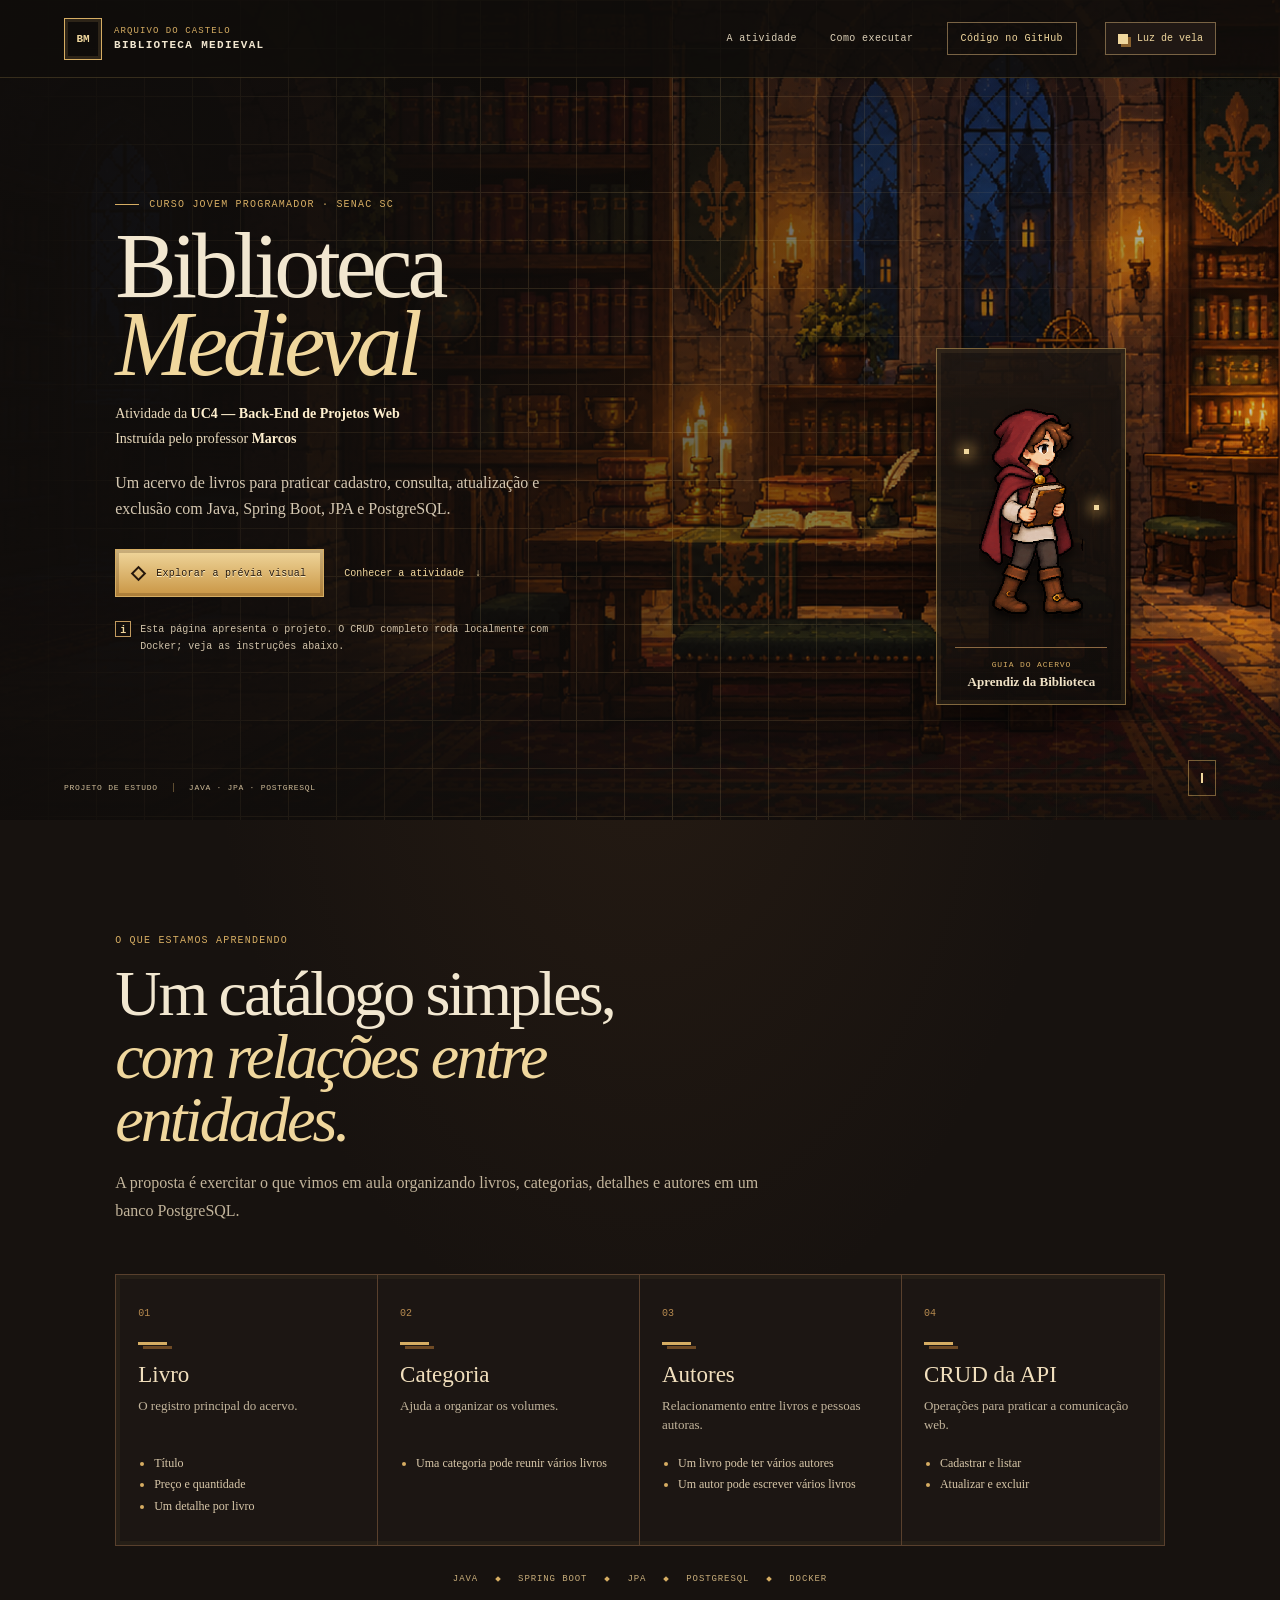
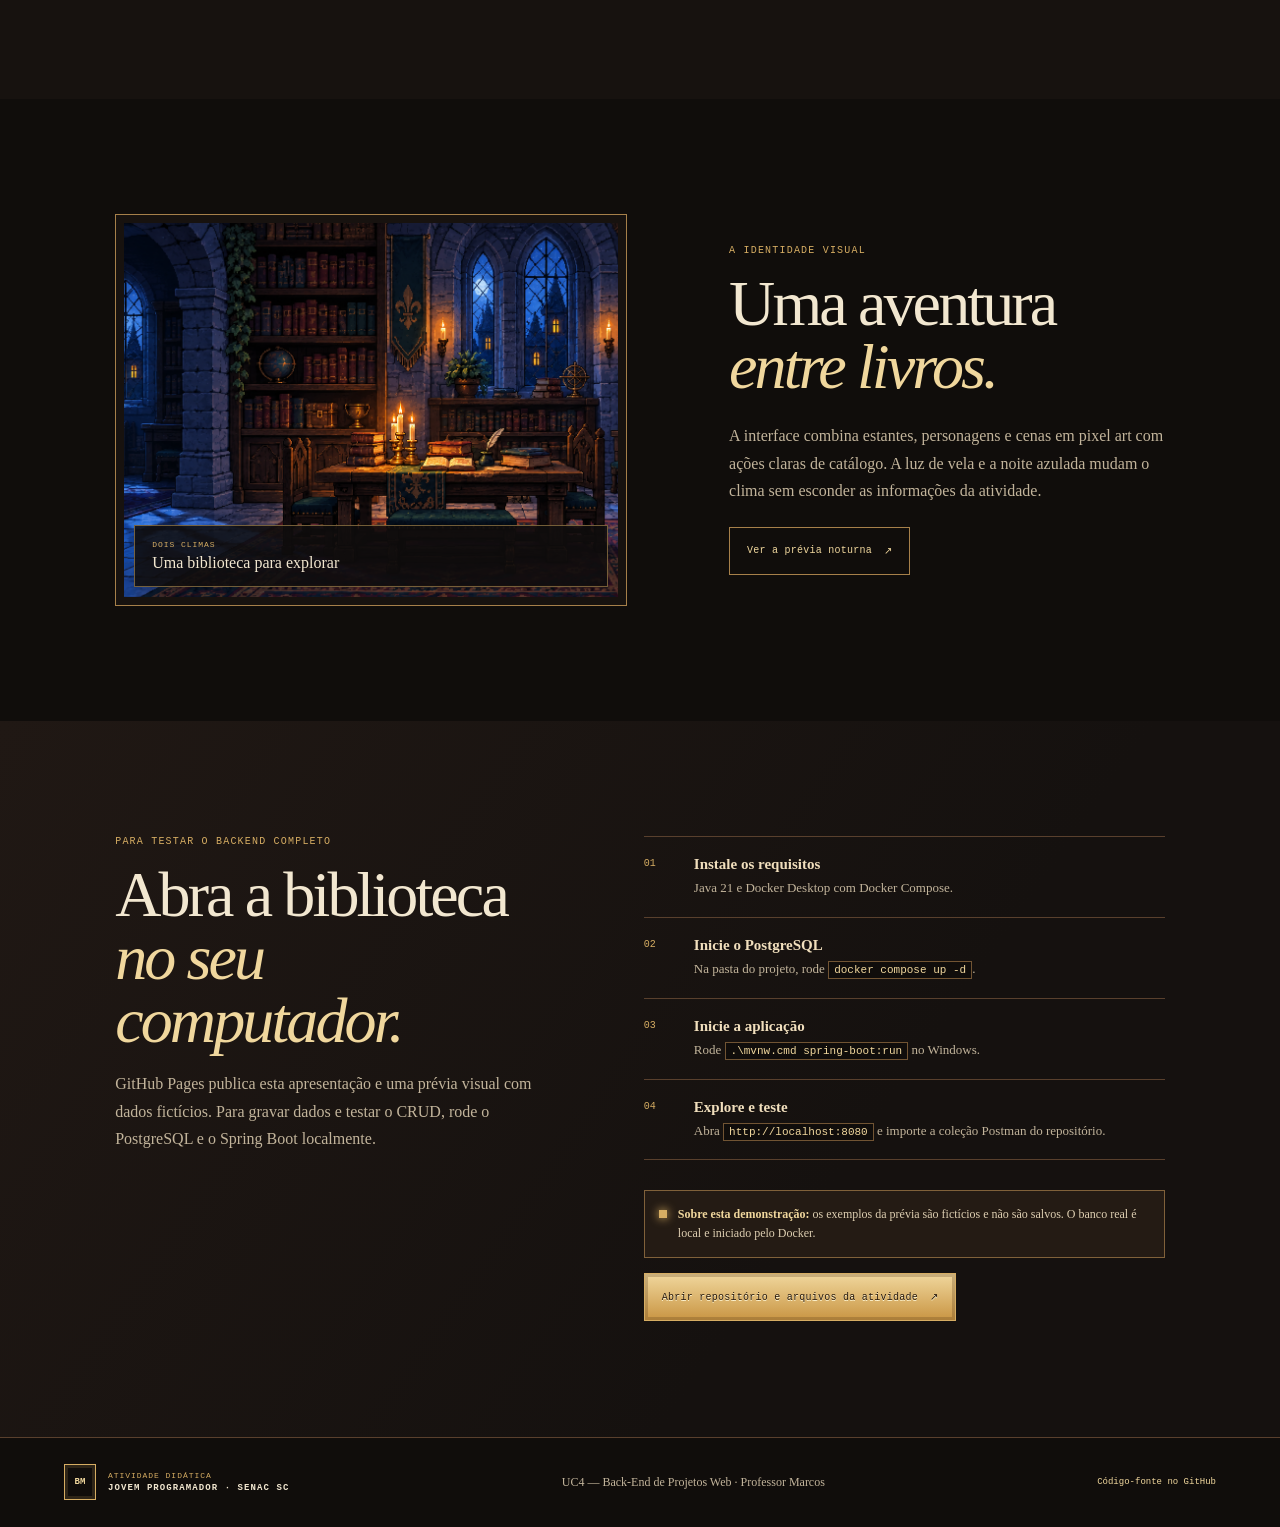
<file: docs/index.html>
<!DOCTYPE html>
<html lang="pt-BR">
<head>
    <meta charset="UTF-8">
    <meta name="viewport" content="width=device-width, initial-scale=1.0">
    <meta name="theme-color" content="#17120f">
    <meta name="description" content="Biblioteca Medieval: atividade de CRUD da UC4 Back-End de Projetos Web, do curso Jovem Programador do Senac SC.">
    <title>Biblioteca Medieval — Atividade UC4 · Senac SC</title>
    <link rel="stylesheet" href="site.css">
</head>
<body data-tema="vela">
    <a class="pular-conteudo" href="#conteudo">Pular para o conteúdo</a>

    <header class="topo">
        <a class="marca" href="#inicio" aria-label="Biblioteca Medieval, início">
            <span class="marca-selo" aria-hidden="true">BM</span>
            <span class="marca-texto"><small>ARQUIVO DO CASTELO</small><strong>BIBLIOTECA MEDIEVAL</strong></span>
        </a>
        <nav class="navegacao" aria-label="Navegação principal">
            <a href="#atividade">A atividade</a>
            <a href="#como-executar">Como executar</a>
            <a class="link-codigo" href="https://github.com/LeftSon13/biblioteca-medieval">Código no GitHub</a>
        </nav>
        <button class="botao-tema" id="alternarTema" type="button" aria-pressed="false">
            <span class="sinal-tema" aria-hidden="true"></span>
            <span id="textoTema">Luz de vela</span>
        </button>
    </header>

    <main id="conteudo">
        <section class="hero" id="inicio" aria-labelledby="titulo">
            <img class="hero-cenario" id="cenarioHero" src="assets/biblioteca-acolhedora.png" alt="Salão de biblioteca medieval em pixel art, iluminado por velas">
            <div class="hero-sombra" aria-hidden="true"></div>
            <div class="hero-grade" aria-hidden="true"></div>

            <div class="hero-conteudo">
                <p class="sobretitulo"><span></span> CURSO JOVEM PROGRAMADOR · SENAC SC</p>
                <h1 id="titulo">Biblioteca<br><em>Medieval</em></h1>
                <p class="contexto">Atividade da <strong>UC4 — Back-End de Projetos Web</strong><br>Instruída pelo professor <strong>Marcos</strong></p>
                <p class="resumo">Um acervo de livros para praticar cadastro, consulta, atualização e exclusão com Java, Spring Boot, JPA e PostgreSQL.</p>
                <div class="acoes-hero">
                    <a class="botao botao-ouro" href="identidade/index.html?tema=acolhedora">
                        <span class="marca-botao" aria-hidden="true"></span>
                        Explorar a prévia visual
                    </a>
                    <a class="link-texto" href="#atividade">Conhecer a atividade <span aria-hidden="true">↓</span></a>
                </div>
                <p class="aviso-visual"><span aria-hidden="true">i</span> Esta página apresenta o projeto. O CRUD completo roda localmente com Docker; veja as instruções abaixo.</p>
            </div>

            <aside class="cartao-aprendiz" aria-label="Aprendiz do acervo, personagem da biblioteca">
                <div class="aprendiz-quadro" aria-hidden="true"><span class="aprendiz-sprite"></span></div>
                <div class="legenda-aprendiz"><small>GUIA DO ACERVO</small><strong>Aprendiz da Biblioteca</strong></div>
                <span class="brilho-pixel brilho-um" aria-hidden="true"></span>
                <span class="brilho-pixel brilho-dois" aria-hidden="true"></span>
            </aside>

            <div class="selo-rodape"><span>PROJETO DE ESTUDO</span><span>JAVA · JPA · POSTGRESQL</span></div>
            <a class="indicador-rolagem" href="#atividade" aria-label="Rolar para a atividade"><span></span></a>
        </section>

        <section class="atividade secao" id="atividade" aria-labelledby="tituloAtividade">
            <div class="cabecalho-secao">
                <p class="sobretitulo">O QUE ESTAMOS APRENDENDO</p>
                <h2 id="tituloAtividade">Um catálogo simples,<br><em>com relações entre entidades.</em></h2>
                <p>A proposta é exercitar o que vimos em aula organizando livros, categorias, detalhes e autores em um banco PostgreSQL.</p>
            </div>

            <div class="grade-entidades">
                <article class="cartao-entidade entidade-livro">
                    <span class="numero-cartao">01</span>
                    <span class="linha-ornamental" aria-hidden="true"></span>
                    <h3>Livro</h3>
                    <p>O registro principal do acervo.</p>
                    <ul><li>Título</li><li>Preço e quantidade</li><li>Um detalhe por livro</li></ul>
                </article>
                <article class="cartao-entidade entidade-categoria">
                    <span class="numero-cartao">02</span>
                    <span class="linha-ornamental" aria-hidden="true"></span>
                    <h3>Categoria</h3>
                    <p>Ajuda a organizar os volumes.</p>
                    <ul><li>Uma categoria pode reunir vários livros</li></ul>
                </article>
                <article class="cartao-entidade entidade-autores">
                    <span class="numero-cartao">03</span>
                    <span class="linha-ornamental" aria-hidden="true"></span>
                    <h3>Autores</h3>
                    <p>Relacionamento entre livros e pessoas autoras.</p>
                    <ul><li>Um livro pode ter vários autores</li><li>Um autor pode escrever vários livros</li></ul>
                </article>
                <article class="cartao-entidade entidade-api">
                    <span class="numero-cartao">04</span>
                    <span class="linha-ornamental" aria-hidden="true"></span>
                    <h3>CRUD da API</h3>
                    <p>Operações para praticar a comunicação web.</p>
                    <ul><li>Cadastrar e listar</li><li>Atualizar e excluir</li></ul>
                </article>
            </div>

            <div class="faixa-tecnologias">
                <span>JAVA</span><i></i><span>SPRING BOOT</span><i></i><span>JPA</span><i></i><span>POSTGRESQL</span><i></i><span>DOCKER</span>
            </div>
        </section>

        <section class="experiencia secao" aria-labelledby="tituloExperiencia">
            <div class="bloco-arte">
                <img src="assets/biblioteca-noturna.png" alt="A mesma biblioteca medieval em uma iluminação noturna azulada" loading="lazy">
                <div class="legenda-arte"><span>DOIS CLIMAS</span><strong>Uma biblioteca para explorar</strong></div>
            </div>
            <div class="texto-experiencia">
                <p class="sobretitulo">A IDENTIDADE VISUAL</p>
                <h2 id="tituloExperiencia">Uma aventura<br><em>entre livros.</em></h2>
                <p>A interface combina estantes, personagens e cenas em pixel art com ações claras de catálogo. A luz de vela e a noite azulada mudam o clima sem esconder as informações da atividade.</p>
                <a class="botao botao-contorno" href="identidade/index.html?tema=noturna">Ver a prévia noturna <span aria-hidden="true">↗</span></a>
            </div>
        </section>

        <section class="execucao secao" id="como-executar" aria-labelledby="tituloExecucao">
            <div class="cabecalho-secao">
                <p class="sobretitulo">PARA TESTAR O BACKEND COMPLETO</p>
                <h2 id="tituloExecucao">Abra a biblioteca<br><em>no seu computador.</em></h2>
                <p>GitHub Pages publica esta apresentação e uma prévia visual com dados fictícios. Para gravar dados e testar o CRUD, rode o PostgreSQL e o Spring Boot localmente.</p>
            </div>
            <ol class="passos">
                <li><span>01</span><div><strong>Instale os requisitos</strong><p>Java 21 e Docker Desktop com Docker Compose.</p></div></li>
                <li><span>02</span><div><strong>Inicie o PostgreSQL</strong><p>Na pasta do projeto, rode <code>docker compose up -d</code>.</p></div></li>
                <li><span>03</span><div><strong>Inicie a aplicação</strong><p>Rode <code>.\mvnw.cmd spring-boot:run</code> no Windows.</p></div></li>
                <li><span>04</span><div><strong>Explore e teste</strong><p>Abra <code>http://localhost:8080</code> e importe a coleção Postman do repositório.</p></div></li>
            </ol>
            <div class="nota-persistencia"><span class="ponto-luz" aria-hidden="true"></span><p><strong>Sobre esta demonstração:</strong> os exemplos da prévia são fictícios e não são salvos. O banco real é local e iniciado pelo Docker.</p></div>
            <a class="botao botao-ouro botao-repositorio" href="https://github.com/LeftSon13/biblioteca-medieval">Abrir repositório e arquivos da atividade <span aria-hidden="true">↗</span></a>
        </section>
    </main>

    <footer class="rodape">
        <a class="marca marca-rodape" href="#inicio">
            <span class="marca-selo" aria-hidden="true">BM</span>
            <span class="marca-texto"><small>ATIVIDADE DIDÁTICA</small><strong>JOVEM PROGRAMADOR · SENAC SC</strong></span>
        </a>
        <p>UC4 — Back-End de Projetos Web · Professor Marcos</p>
        <a href="https://github.com/LeftSon13/biblioteca-medieval">Código-fonte no GitHub</a>
    </footer>

    <script src="site.js"></script>
</body>
</html>
</file>
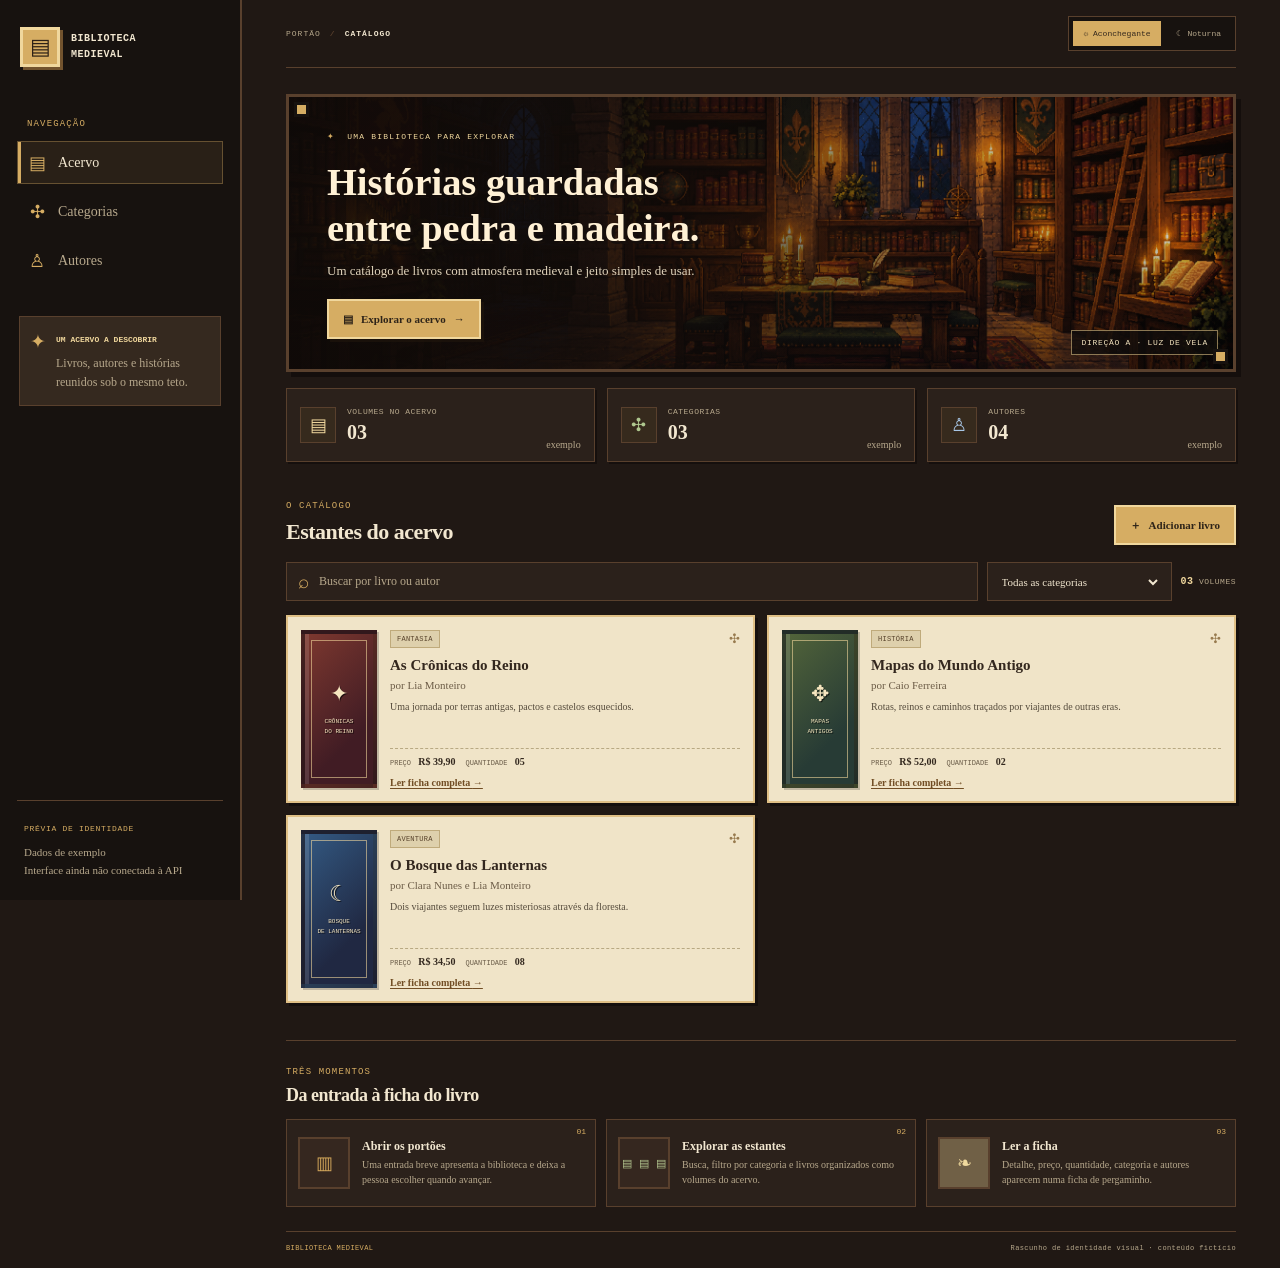
<file: docs/identidade/index.html>
<!DOCTYPE html>
<html lang="pt-BR">
<head>
    <meta charset="UTF-8">
    <meta name="viewport" content="width=device-width, initial-scale=1.0">
    <meta name="theme-color" content="#211814">
    <title>Biblioteca Medieval — propostas visuais</title>
    <link rel="stylesheet" href="identidade.css">
</head>
<body data-tema="acolhedora">
    <div class="aplicacao">
        <aside class="barra-lateral" aria-label="Navegação da prévia">
            <a class="marca" href="#inicio" aria-label="Biblioteca Medieval, início">
                <span class="marca-simbolo" aria-hidden="true">▤</span>
                <span class="marca-nome">BIBLIOTECA<br>MEDIEVAL</span>
            </a>

            <div class="rotulo-menu">NAVEGAÇÃO</div>
            <nav class="menu">
                <a class="item-menu ativo" href="#acervo"><span aria-hidden="true">▤</span> Acervo</a>
                <a class="item-menu" href="#categorias"><span aria-hidden="true">✣</span> Categorias</a>
                <a class="item-menu" href="#autores"><span aria-hidden="true">♙</span> Autores</a>
            </nav>

            <div class="nota-lateral">
                <span class="nota-icone" aria-hidden="true">✦</span>
                <div>
                    <strong>UM ACERVO A DESCOBRIR</strong>
                    <p>Livros, autores e histórias reunidos sob o mesmo teto.</p>
                </div>
            </div>

            <div class="rodape-lateral">
                <span class="selo-mini">PRÉVIA DE IDENTIDADE</span>
                <p>Dados de exemplo<br>Interface ainda não conectada à API</p>
            </div>
        </aside>

        <main class="conteudo" id="inicio">
            <header class="cabecalho">
                <div class="caminho"><span>PORTÃO</span><b>/</b><strong>CATÁLOGO</strong></div>
                <div class="controles-tema" aria-label="Comparar propostas de clima">
                    <a class="opcao-tema" data-opcao-tema="acolhedora" href="?tema=acolhedora">☼ Aconchegante</a>
                    <a class="opcao-tema" data-opcao-tema="noturna" href="?tema=noturna">☾ Noturna</a>
                </div>
            </header>

            <section class="apresentacao" id="entrada" aria-labelledby="titulo-apresentacao">
                <img class="cena-biblioteca" id="imagemAmbiente" src="assets/biblioteca-acolhedora.png" alt="Biblioteca de castelo em pixel art iluminada por velas">
                <div class="sombra-cena"></div>
                <div class="apresentacao-conteudo">
                    <span class="etiqueta-cena"><i aria-hidden="true">✦</i> UMA BIBLIOTECA PARA EXPLORAR</span>
                    <h1 id="titulo-apresentacao">Histórias guardadas<br>entre pedra e madeira.</h1>
                    <p>Um catálogo de livros com atmosfera medieval e jeito simples de usar.</p>
                    <a class="botao botao-principal" href="#acervo"><span aria-hidden="true">▤</span> Explorar o acervo <span aria-hidden="true">→</span></a>
                </div>
                <div class="etiqueta-clima" id="etiquetaClima">DIREÇÃO A · LUZ DE VELA</div>
            </section>

            <section class="resumo" aria-label="Resumo de exemplo do acervo">
                <article class="cartao-resumo"><span class="icone-resumo" aria-hidden="true">▤</span><div><small>VOLUMES NO ACERVO</small><strong>03</strong></div><span class="nota-resumo">exemplo</span></article>
                <article class="cartao-resumo" id="categorias"><span class="icone-resumo verde" aria-hidden="true">✣</span><div><small>CATEGORIAS</small><strong>03</strong></div><span class="nota-resumo">exemplo</span></article>
                <article class="cartao-resumo" id="autores"><span class="icone-resumo azul" aria-hidden="true">♙</span><div><small>AUTORES</small><strong>04</strong></div><span class="nota-resumo">exemplo</span></article>
            </section>

            <section class="secao-acervo" id="acervo" aria-labelledby="titulo-acervo">
                <div class="cabecalho-secao">
                    <div>
                        <span class="sobretitulo">O CATÁLOGO</span>
                        <h2 id="titulo-acervo">Estantes do acervo</h2>
                    </div>
                    <button class="botao botao-principal" id="abrirNovoLivro" type="button"><span aria-hidden="true">＋</span> Adicionar livro</button>
                </div>

                <div class="filtros">
                    <label class="campo-busca"><span aria-hidden="true">⌕</span><span class="texto-acessivel">Buscar livro ou autor</span><input id="buscarLivro" type="search" placeholder="Buscar por livro ou autor" autocomplete="off"></label>
                    <label class="campo-categoria"><span class="texto-acessivel">Filtrar por categoria</span><select id="filtrarCategoria"><option value="">Todas as categorias</option><option>Fantasia</option><option>História</option><option>Aventura</option></select></label>
                    <span class="total-livros"><b id="quantidadeVisivel">03</b> VOLUMES</span>
                </div>

                <div class="grade-livros" id="gradeLivros">
                    <article class="cartao-livro" data-categoria="Fantasia" data-busca="as cronicas do reino lia monteiro fantasia">
                        <div class="capa capa-vinho" aria-hidden="true"><span>✦</span><small>CRÔNICAS<br>DO REINO</small></div>
                        <div class="livro-conteudo">
                            <div class="linha-topo"><span class="tag-categoria">FANTASIA</span><span class="ornamento" aria-hidden="true">✣</span></div>
                            <h3>As Crônicas do Reino</h3>
                            <p class="autoria">por Lia Monteiro</p>
                            <p class="resumo-livro">Uma jornada por terras antigas, pactos e castelos esquecidos.</p>
                            <div class="dados-livro"><span>PREÇO <b>R$ 39,90</b></span><span>QUANTIDADE <b>05</b></span></div>
                            <button class="link-ficha" type="button" data-livro="0">Ler ficha completa <span aria-hidden="true">→</span></button>
                        </div>
                    </article>

                    <article class="cartao-livro" data-categoria="História" data-busca="mapas do mundo antigo caio ferreira historia">
                        <div class="capa capa-verde" aria-hidden="true"><span>✥</span><small>MAPAS<br>ANTIGOS</small></div>
                        <div class="livro-conteudo">
                            <div class="linha-topo"><span class="tag-categoria">HISTÓRIA</span><span class="ornamento" aria-hidden="true">✣</span></div>
                            <h3>Mapas do Mundo Antigo</h3>
                            <p class="autoria">por Caio Ferreira</p>
                            <p class="resumo-livro">Rotas, reinos e caminhos traçados por viajantes de outras eras.</p>
                            <div class="dados-livro"><span>PREÇO <b>R$ 52,00</b></span><span>QUANTIDADE <b>02</b></span></div>
                            <button class="link-ficha" type="button" data-livro="1">Ler ficha completa <span aria-hidden="true">→</span></button>
                        </div>
                    </article>

                    <article class="cartao-livro" data-categoria="Aventura" data-busca="o bosque das lanternas clara nunes aventura">
                        <div class="capa capa-azul" aria-hidden="true"><span>☾</span><small>BOSQUE<br>DE LANTERNAS</small></div>
                        <div class="livro-conteudo">
                            <div class="linha-topo"><span class="tag-categoria">AVENTURA</span><span class="ornamento" aria-hidden="true">✣</span></div>
                            <h3>O Bosque das Lanternas</h3>
                            <p class="autoria">por Clara Nunes e Lia Monteiro</p>
                            <p class="resumo-livro">Dois viajantes seguem luzes misteriosas através da floresta.</p>
                            <div class="dados-livro"><span>PREÇO <b>R$ 34,50</b></span><span>QUANTIDADE <b>08</b></span></div>
                            <button class="link-ficha" type="button" data-livro="2">Ler ficha completa <span aria-hidden="true">→</span></button>
                        </div>
                    </article>
                </div>
                <p class="mensagem-vazia" id="mensagemVazia" hidden>Nenhum volume encontrado com essa busca.</p>
            </section>

            <section class="jornada" aria-label="Frames previstos para a experiência">
                <div class="jornada-titulo"><span class="sobretitulo">TRÊS MOMENTOS</span><h2>Da entrada à ficha do livro</h2></div>
                <div class="quadros">
                    <article class="quadro"><span class="quadro-numero">01</span><div class="miniatura mini-portao" aria-hidden="true"><span>▥</span></div><div><h3>Abrir os portões</h3><p>Uma entrada breve apresenta a biblioteca e deixa a pessoa escolher quando avançar.</p></div></article>
                    <article class="quadro"><span class="quadro-numero">02</span><div class="miniatura mini-estante" aria-hidden="true"><span>▤ ▤ ▤</span></div><div><h3>Explorar as estantes</h3><p>Busca, filtro por categoria e livros organizados como volumes do acervo.</p></div></article>
                    <article class="quadro"><span class="quadro-numero">03</span><div class="miniatura mini-pergaminho" aria-hidden="true"><span>❧</span></div><div><h3>Ler a ficha</h3><p>Detalhe, preço, quantidade, categoria e autores aparecem numa ficha de pergaminho.</p></div></article>
                </div>
            </section>

            <footer class="rodape-pagina"><span>BIBLIOTECA MEDIEVAL</span><span>Rascunho de identidade visual · conteúdo fictício</span></footer>
        </main>
    </div>

    <dialog class="dialogo" id="dialogoFicha" aria-labelledby="tituloFicha">
        <div class="dialogo-cabecalho"><div><span class="sobretitulo">FICHA DO VOLUME</span><h2 id="tituloFicha">Título do livro</h2></div><button class="fechar-dialogo" type="button" data-fechar aria-label="Fechar ficha">×</button></div>
        <div class="ficha-conteudo">
            <p class="ficha-autores" id="fichaAutores"></p>
            <div class="ficha-grade"><div><small>CATEGORIA</small><strong id="fichaCategoria"></strong></div><div><small>PREÇO</small><strong id="fichaPreco"></strong></div><div><small>QUANTIDADE</small><strong id="fichaQuantidade"></strong></div></div>
            <div class="detalhe-pergaminho"><small>DETALHE DO LIVRO</small><p id="fichaDescricao"></p></div>
        </div>
        <div class="acoes-dialogo"><span class="aviso-prototipo">Ações ilustrativas neste mockup</span><button class="botao botao-secundario" type="button" data-fechar>Voltar ao acervo</button></div>
    </dialog>

    <dialog class="dialogo" id="dialogoNovoLivro" aria-labelledby="tituloNovoLivro">
        <div class="dialogo-cabecalho"><div><span class="sobretitulo">ADICIONAR AO ACERVO</span><h2 id="tituloNovoLivro">Novo volume</h2></div><button class="fechar-dialogo" type="button" data-fechar aria-label="Fechar formulário">×</button></div>
        <form class="formulario-mockup" id="formularioLivro">
            <label>Título<input name="titulo" placeholder="Nome do livro"></label>
            <div class="formulario-duplo"><label>Preço<input name="preco" type="number" step="0.01" placeholder="0,00"></label><label>Quantidade<input name="quantidade" type="number" min="0" placeholder="0"></label></div>
            <label>Categoria<select name="categoria"><option>Escolha uma categoria</option><option>Fantasia</option><option>História</option><option>Aventura</option></select></label>
            <label>Detalhe do livro<textarea name="detalhe" rows="3" placeholder="Uma breve descrição do volume"></textarea></label>
            <label>Autores<input name="autores" placeholder="Nome de um ou mais autores"></label>
            <div class="acoes-dialogo"><span class="aviso-prototipo">Prévia visual · não salva dados</span><div><button class="botao botao-secundario" type="button" data-fechar>Cancelar</button> <button class="botao botao-principal" type="submit">Salvar livro</button></div></div>
        </form>
    </dialog>
    <div class="notificacao" id="notificacao" role="status" aria-live="polite"></div>
    <script src="identidade.js"></script>
</body>
</html>
</file>
<file: docs/site.css>
:root {
    color-scheme: dark;
    --fundo: #17120f;
    --superficie: #201814;
    --madeira: #2b211b;
    --borda: #59402d;
    --ouro: #d6ad63;
    --ouro-claro: #f0d79d;
    --texto: #f2e7d0;
    --suave: #c2b49b;
    --tinta: #33271d;
    --serifada: Georgia, "Times New Roman", serif;
    --pixel: "Lucida Console", "Courier New", monospace;
}

* { box-sizing: border-box; }
html { scroll-behavior: smooth; scroll-padding-top: 84px; }
body { margin: 0; background: var(--fundo); color: var(--texto); font-family: var(--serifada); }
body[data-tema="noite"] { --fundo: #101827; --superficie: #141e2c; --madeira: #192539; --borda: #435672; --ouro: #e5ae5c; --ouro-claro: #f5d69d; --texto: #e7edf3; --suave: #b6c4d5; }
a { color: inherit; }
button, a { -webkit-tap-highlight-color: transparent; }
:focus-visible { outline: 3px solid #f5d69d; outline-offset: 4px; }

.pular-conteudo { position: fixed; z-index: 20; left: 12px; top: 12px; padding: 10px 14px; transform: translateY(-160%); background: var(--ouro-claro); color: var(--tinta); }
.pular-conteudo:focus { transform: translateY(0); }
.topo { position: absolute; z-index: 5; inset: 0 0 auto; display: flex; align-items: center; gap: 28px; min-height: 78px; padding: 12px clamp(20px, 5vw, 76px); border-bottom: 1px solid #d6ad6333; background: #100d0bd9; }
.marca { display: inline-flex; align-items: center; gap: 12px; min-width: max-content; text-decoration: none; }
.marca-selo { display: grid; width: 38px; height: 42px; place-items: center; border: 1px solid var(--ouro); color: var(--ouro-claro); font: 700 11px var(--pixel); box-shadow: inset 0 0 0 3px #d6ad6326; }
.marca-texto { display: grid; gap: 3px; }
.marca-texto small, .marca-texto strong { letter-spacing: .12em; }
.marca-texto small { color: var(--ouro); font: 9px var(--pixel); }
.marca-texto strong { font: 700 11px var(--pixel); }
.navegacao { display: flex; align-items: center; gap: clamp(14px, 2.6vw, 38px); margin-left: auto; font: 10px var(--pixel); letter-spacing: .04em; }
.navegacao a, .rodape > a:last-child { text-decoration: none; color: #ddd1b8; }
.navegacao a:hover, .rodape > a:last-child:hover { color: var(--ouro-claro); }
.navegacao .link-codigo { padding: 10px 13px; border: 1px solid #796344; color: var(--ouro-claro); }
.botao-tema { display: flex; align-items: center; gap: 9px; padding: 10px 12px; border: 1px solid #796344; background: #201814; color: var(--ouro-claro); font: 10px var(--pixel); cursor: pointer; }
.sinal-tema { width: 10px; height: 10px; background: var(--ouro-claro); box-shadow: 3px 3px 0 #88602d; }

.hero { position: relative; display: flex; min-height: min(820px, 100svh); align-items: center; overflow: hidden; padding: 130px clamp(22px, 9vw, 138px) 96px; isolation: isolate; }
.hero-cenario, .hero-sombra, .hero-grade { position: absolute; z-index: -2; inset: 0; width: 100%; height: 100%; }
.hero-cenario { object-fit: cover; object-position: center 50%; transition: filter .7s ease, opacity .5s ease; }
body[data-tema="noite"] .hero-cenario { filter: saturate(.78) hue-rotate(9deg) brightness(.74); }
.hero-sombra { z-index: -1; background: linear-gradient(90deg, #100d0bf2 0%, #100d0be8 27%, #100d0b9c 52%, #100d0b2b 100%), linear-gradient(0deg, #100d0bdd 0%, transparent 26%, #100d0b3b 100%); }
.hero-grade { z-index: -1; opacity: .16; background-image: linear-gradient(#e8c27c 1px, transparent 1px), linear-gradient(90deg, #e8c27c 1px, transparent 1px); background-size: 48px 48px; mask-image: linear-gradient(90deg, transparent, #000 50%, transparent); }
.hero-conteudo { width: min(590px, 66vw); }
.sobretitulo { display: flex; align-items: center; gap: 10px; margin: 0 0 17px; color: var(--ouro); font: 10px var(--pixel); letter-spacing: .12em; }
.sobretitulo span { width: 24px; height: 1px; background: var(--ouro); }
h1, h2, h3, p { margin-top: 0; }
.hero h1 { margin: 0 0 18px; font-size: clamp(54px, 7.2vw, 104px); line-height: .85; letter-spacing: -.055em; font-weight: 500; }
.hero h1 em, h2 em { color: var(--ouro-claro); font-weight: 500; }
.contexto { margin-bottom: 18px; color: #eadbbd; font-size: 14px; line-height: 1.8; }
.contexto strong { color: #fff0cf; font-weight: 700; }
.resumo { max-width: 480px; margin-bottom: 27px; color: #d4c7b1; font-size: 16px; line-height: 1.65; }
.acoes-hero { display: flex; flex-wrap: wrap; align-items: center; gap: 20px; }
.botao { display: inline-flex; align-items: center; justify-content: center; gap: 12px; min-height: 48px; padding: 0 17px; border: 1px solid var(--ouro); text-decoration: none; font: 10px var(--pixel); letter-spacing: .025em; transition: transform .18s ease, background .18s ease, box-shadow .18s ease; }
.botao:hover { transform: translateY(-2px); box-shadow: 0 5px 0 #0006; }
.botao-ouro { background: linear-gradient(180deg, #f0d79d, #c99543); color: #26180c; text-shadow: 0 1px #fff7d5; box-shadow: inset 0 0 0 3px #5c3c1d44; }
.marca-botao { width: 11px; height: 11px; border: 2px solid currentColor; transform: rotate(45deg); }
.link-texto { color: var(--ouro-claro); font: 10px var(--pixel); text-decoration: none; }
.link-texto span { margin-left: 5px; }
.aviso-visual { display: flex; align-items: flex-start; gap: 9px; max-width: 475px; margin: 24px 0 0; color: #d0c2a9; font: 10px/1.7 var(--pixel); }
.aviso-visual > span { display: grid; flex: 0 0 16px; width: 16px; height: 16px; place-items: center; border: 1px solid #c19a5f; color: var(--ouro-claro); font-weight: 700; }
.cartao-aprendiz { position: absolute; right: clamp(7%, 12vw, 190px); bottom: 14%; display: grid; justify-items: center; width: 190px; padding: 20px 18px 14px; border: 1px solid #d6ad638c; background: linear-gradient(160deg, #1e1712e8, #100d0bd9); box-shadow: inset 0 0 0 4px #d6ad6314, 0 20px 48px #0008; animation: entrar-aprendiz .8s ease-out both; }
.aprendiz-quadro { display: grid; width: 104px; height: 278px; place-items: end center; overflow: hidden; }
.aprendiz-sprite { display: block; width: 104px; height: 278px; background: url("assets/aprendiz-repouso.png") 0 0 / 800% 100% no-repeat; image-rendering: pixelated; filter: drop-shadow(0 5px 4px #0009); animation: ler-quadros 1.7s steps(7, end) infinite; }
.legenda-aprendiz { display: grid; gap: 5px; width: 100%; padding-top: 12px; border-top: 1px solid #8c6942; text-align: center; }
.legenda-aprendiz small { color: var(--ouro); font: 8px var(--pixel); letter-spacing: .11em; }
.legenda-aprendiz strong { color: #f0e2c6; font-size: 13px; }
.brilho-pixel { position: absolute; width: 5px; height: 5px; background: var(--ouro-claro); box-shadow: 0 0 14px 4px #ffc76588; animation: brilho 2.8s ease-in-out infinite; }
.brilho-um { top: 28%; left: 14%; }
.brilho-dois { top: 44%; right: 14%; animation-delay: .8s; }
.selo-rodape { position: absolute; bottom: 28px; left: clamp(22px, 5vw, 76px); display: flex; gap: 15px; color: #cdbb98; font: 8px var(--pixel); letter-spacing: .09em; }
.selo-rodape span + span { padding-left: 15px; border-left: 1px solid #b9955d77; }
.indicador-rolagem { position: absolute; right: 5%; bottom: 24px; display: grid; width: 28px; height: 36px; place-items: center; border: 1px solid #d6ad6380; }
.indicador-rolagem span { width: 2px; height: 10px; background: var(--ouro-claro); animation: rolar 1.2s ease-in-out infinite; }

.secao { padding: clamp(74px, 9vw, 128px) clamp(22px, 9vw, 138px); }
.atividade { position: relative; background: radial-gradient(ellipse at 50% -20%, #6e48262b, transparent 48%), var(--fundo); }
.cabecalho-secao { max-width: 650px; margin-bottom: 50px; }
h2 { margin: 0 0 18px; font-size: clamp(38px, 5vw, 66px); line-height: .98; font-weight: 500; letter-spacing: -.045em; }
.cabecalho-secao > p:last-child, .texto-experiencia > p:not(.sobretitulo) { color: var(--suave); font-size: 16px; line-height: 1.7; }
.grade-entidades { display: grid; grid-template-columns: repeat(4, minmax(0,1fr)); border: 1px solid var(--borda); background: #1c1613; box-shadow: inset 0 0 0 4px #d6ad630e; }
.cartao-entidade { position: relative; min-height: 250px; padding: 27px 22px; border-right: 1px solid var(--borda); }
.cartao-entidade:last-child { border-right: 0; }
.numero-cartao { color: #b68a4f; font: 10px var(--pixel); }
.linha-ornamental { display: block; width: 29px; height: 3px; margin: 22px 0 17px; background: var(--ouro); box-shadow: 5px 4px 0 #6e4a25; }
.cartao-entidade h3 { margin-bottom: 8px; color: #f1dfbd; font-size: 23px; font-weight: 500; }
.cartao-entidade p { min-height: 42px; margin-bottom: 15px; color: var(--suave); font-size: 13px; line-height: 1.5; }
.cartao-entidade ul { margin: 0; padding-left: 16px; color: #d8c7a9; font-size: 12px; line-height: 1.8; }
.cartao-entidade li::marker { color: var(--ouro); }
.faixa-tecnologias { display: flex; align-items: center; justify-content: center; flex-wrap: wrap; gap: 18px; margin-top: 28px; color: #c8ad7a; font: 9px var(--pixel); letter-spacing: .1em; }
.faixa-tecnologias i { width: 4px; height: 4px; background: var(--ouro); transform: rotate(45deg); }

.experiencia { display: grid; grid-template-columns: 1.08fr .92fr; align-items: center; gap: clamp(40px, 8vw, 120px); background: #100d0b; }
.bloco-arte { position: relative; min-height: 390px; border: 1px solid #a6804a; box-shadow: inset 0 0 0 5px #18120f; overflow: hidden; }
.bloco-arte::before { content: ""; position: absolute; z-index: 1; inset: 0; border: 8px solid #17120f; pointer-events: none; }
.bloco-arte img { display: block; width: 100%; height: 100%; min-height: 390px; object-fit: cover; transition: transform .8s ease; }
.bloco-arte:hover img { transform: scale(1.035); }
.legenda-arte { position: absolute; z-index: 2; right: 18px; bottom: 18px; left: 18px; display: grid; gap: 5px; padding: 14px 17px; border: 1px solid #d6ad6380; background: #100d0ddd; }
.legenda-arte span { color: var(--ouro); font: 8px var(--pixel); letter-spacing: .12em; }
.legenda-arte strong { font-size: 16px; font-weight: 500; }
.texto-experiencia { max-width: 470px; }
.texto-experiencia h2 { margin-bottom: 24px; }
.texto-experiencia .botao { margin-top: 7px; }
.botao-contorno { border-color: #a6804a; color: var(--ouro-claro); }
.botao-contorno:hover { background: #392818; }

.execucao { display: grid; grid-template-columns: minmax(250px,.9fr) minmax(360px,1.1fr); column-gap: clamp(35px, 8vw, 110px); align-items: start; background: linear-gradient(125deg,#201814,#15110f 65%); }
.execucao .cabecalho-secao { margin-bottom: 0; }
.passos { margin: 0; padding: 0; list-style: none; border-top: 1px solid var(--borda); }
.passos li { display: grid; grid-template-columns: 38px 1fr; gap: 12px; padding: 18px 0; border-bottom: 1px solid var(--borda); }
.passos li > span { padding-top: 3px; color: var(--ouro); font: 10px var(--pixel); }
.passos strong { color: #f1dfbd; font-size: 15px; font-weight: 600; }
.passos p { margin: 5px 0 0; color: var(--suave); font-size: 13px; line-height: 1.6; }
code { padding: 2px 5px; border: 1px solid #715433; background: #100d0b; color: var(--ouro-claro); font: 11px var(--pixel); }
.nota-persistencia { grid-column: 2; display: flex; gap: 11px; align-items: flex-start; margin: 22px 0 15px; padding: 14px; border: 1px solid #80613a; background: #241b14; }
.ponto-luz { flex: 0 0 8px; width: 8px; height: 8px; margin-top: 5px; background: var(--ouro); box-shadow: 0 0 10px #f1c36c; }
.nota-persistencia p { margin: 0; color: #ddceb1; font-size: 12px; line-height: 1.6; }
.nota-persistencia strong { color: var(--ouro-claro); }
.botao-repositorio { grid-column: 2; justify-self: start; }

.rodape { display: flex; align-items: center; gap: 24px; min-height: 90px; padding: 18px clamp(22px, 5vw, 76px); border-top: 1px solid var(--borda); background: #100d0b; }
.marca-rodape .marca-selo { width: 32px; height: 36px; font-size: 9px; }
.marca-rodape .marca-texto small { font-size: 8px; }
.marca-rodape .marca-texto strong { font-size: 9px; }
.rodape p { margin: 0 auto; color: var(--suave); font-size: 12px; }
.rodape > a:last-child { font: 9px var(--pixel); color: var(--ouro-claro); }

@keyframes ler-quadros { from { background-position: 0 0; } to { background-position: 100% 0; } }
@keyframes entrar-aprendiz { from { opacity: 0; transform: translateY(16px); } to { opacity: 1; transform: translateY(0); } }
@keyframes brilho { 0%,100% { opacity: .25; transform: translateY(0); } 50% { opacity: 1; transform: translateY(-9px); } }
@keyframes rolar { 0%,100% { transform: translateY(-4px); opacity: .35; } 50% { transform: translateY(4px); opacity: 1; } }

@media (max-width: 900px) {
    .topo { gap: 14px; }
    .navegacao { gap: 13px; font-size: 9px; }
    .navegacao a:first-child { display: none; }
    .hero { min-height: 760px; padding-top: 130px; }
    .cartao-aprendiz { right: 5%; bottom: 13%; transform: scale(.82); transform-origin: bottom right; }
    .hero-conteudo { width: min(550px, 75vw); }
    .grade-entidades { grid-template-columns: repeat(2, minmax(0,1fr)); }
    .cartao-entidade:nth-child(2) { border-right: 0; }
    .cartao-entidade:nth-child(-n+2) { border-bottom: 1px solid var(--borda); }
    .experiencia { grid-template-columns: 1fr 1fr; gap: 38px; }
}
@media (max-width: 620px) {
    .topo { position: absolute; min-height: 68px; padding: 10px 14px; }
    .marca-selo { width: 32px; height: 36px; font-size: 9px; }
    .marca-texto small { font-size: 7px; }
    .marca-texto strong { font-size: 8px; }
    .navegacao { display: none; }
    .botao-tema { margin-left: auto; padding: 9px; font-size: 8px; }
    .hero { display: block; min-height: 820px; padding: 150px 22px 90px; }
    .hero-cenario { object-position: 55% center; }
    .hero-sombra { background: linear-gradient(90deg,#100d0bf0 0%,#100d0bd9 65%,#100d0b65 100%),linear-gradient(0deg,#100d0be8,transparent 45%); }
    .hero-conteudo { position: relative; z-index: 2; width: min(100%, 460px); }
    .hero h1 { font-size: clamp(54px, 15vw, 78px); }
    .resumo { max-width: 330px; font-size: 14px; }
    .contexto { font-size: 12px; }
    .cartao-aprendiz { right: 14px; bottom: 53px; transform: scale(.62); transform-origin: bottom right; }
    .aviso-visual { max-width: 310px; font-size: 8px; }
    .selo-rodape { bottom: 23px; left: 18px; flex-wrap: wrap; gap: 7px; font-size: 7px; }
    .selo-rodape span + span { padding-left: 8px; }
    .indicador-rolagem { display: none; }
    .secao { padding: 74px 20px; }
    .cabecalho-secao { margin-bottom: 32px; }
    .cabecalho-secao > p:last-child, .texto-experiencia > p:not(.sobretitulo) { font-size: 14px; }
    .grade-entidades { grid-template-columns: 1fr; }
    .cartao-entidade { min-height: auto; padding: 22px 20px; border-right: 0; border-bottom: 1px solid var(--borda); }
    .cartao-entidade:last-child { border-bottom: 0; }
    .cartao-entidade:nth-child(2) { border-bottom: 1px solid var(--borda); }
    .cartao-entidade p { min-height: auto; }
    .faixa-tecnologias { gap: 11px; font-size: 8px; }
    .faixa-tecnologias i { width: 3px; height: 3px; }
    .experiencia { grid-template-columns: 1fr; gap: 32px; }
    .bloco-arte, .bloco-arte img { min-height: 245px; }
    .execucao { grid-template-columns: 1fr; gap: 32px; }
    .execucao .cabecalho-secao { margin-bottom: 0; }
    .nota-persistencia, .botao-repositorio { grid-column: 1; }
    .botao-repositorio { justify-self: stretch; text-align: center; }
    .rodape { align-items: flex-start; flex-wrap: wrap; gap: 12px; padding: 20px; }
    .rodape p { order: 3; width: 100%; margin: 0; font-size: 11px; }
    .rodape > a:last-child { margin: 10px 0 0 auto; }
}
@media (prefers-reduced-motion: reduce) {
    *, *::before, *::after { scroll-behavior: auto !important; animation-duration: .01ms !important; animation-iteration-count: 1 !important; transition-duration: .01ms !important; }
}
</file>
<file: docs/identidade/identidade.css>
/* Moodboards lado a lado: a estrutura permanece igual e somente o clima muda. */
:root {
    font-family: Georgia, "Times New Roman", serif;
    color-scheme: dark;
    --fundo: #201814;
    --fundo-lateral: #17120f;
    --painel: #2b211b;
    --painel-claro: #35271f;
    --borda: #59402d;
    --ouro: #d6ad63;
    --ouro-claro: #f0d79d;
    --texto: #f2e7d0;
    --texto-suave: #b7a88c;
    --papel: #f0e4c8;
    --tinta: #33271d;
    --sombra: rgba(5, 4, 3, .42);
    --fonte-pixel: "Lucida Console", "Courier New", monospace;
}

body[data-tema="noturna"] {
    --fundo: #101827;
    --fundo-lateral: #0b111d;
    --painel: #192539;
    --painel-claro: #22324a;
    --borda: #3c5472;
    --ouro: #e5ae5c;
    --ouro-claro: #f5d69d;
    --texto: #e7edf3;
    --texto-suave: #a8bad0;
    --papel: #e7e5d9;
    --tinta: #202b39;
    --sombra: rgba(0, 4, 14, .55);
}

* { box-sizing: border-box; }
html { scroll-behavior: smooth; }
body { margin: 0; min-width: 320px; background: var(--fundo); color: var(--texto); font-size: 14px; }
button, input, select, textarea { font: inherit; }
button, a, select { -webkit-tap-highlight-color: transparent; }
button { cursor: pointer; }
a { color: inherit; text-decoration: none; }
[hidden] { display: none !important; }

.aplicacao { min-height: 100vh; display: grid; grid-template-columns: 242px minmax(0, 1fr); }
.barra-lateral { position: sticky; top: 0; display: flex; flex-direction: column; height: 100vh; padding: 27px 17px 18px; background: var(--fundo-lateral); border-right: 2px solid var(--borda); }
.marca { display: flex; align-items: center; gap: 11px; margin: 0 3px 52px; }
.marca-simbolo { display: grid; place-items: center; width: 40px; height: 40px; color: #2d2117; background: var(--ouro); border: 3px solid var(--ouro-claro); box-shadow: 3px 3px 0 #72532e; font-family: var(--fonte-pixel); font-size: 22px; }
.marca-nome { color: var(--texto); font-family: var(--fonte-pixel); font-size: 10px; font-weight: 800; line-height: 1.65; letter-spacing: .5px; }
.rotulo-menu, .sobretitulo { color: var(--ouro); font-family: var(--fonte-pixel); font-size: 9px; letter-spacing: 1.15px; }
.rotulo-menu { padding: 0 10px 12px; }
.menu { display: grid; gap: 6px; }
.item-menu { display: flex; align-items: center; gap: 12px; min-height: 43px; padding: 0 10px; color: var(--texto-suave); border: 1px solid transparent; font-size: 14px; }
.item-menu span { width: 18px; color: var(--ouro); font-size: 18px; text-align: center; }
.item-menu:hover, .item-menu.ativo { color: var(--texto); background: color-mix(in srgb, var(--ouro) 9%, transparent); border-color: color-mix(in srgb, var(--ouro) 35%, transparent); box-shadow: inset 3px 0 var(--ouro); }
.nota-lateral { display: flex; gap: 10px; margin: 34px 2px 0; padding: 13px 10px; color: var(--texto-suave); background: color-mix(in srgb, var(--ouro) 6%, var(--painel)); border: 1px solid var(--borda); }
.nota-icone { color: var(--ouro); font-size: 19px; }
.nota-lateral strong { color: var(--ouro-claro); font-family: var(--fonte-pixel); font-size: 8px; line-height: 1.7; }
.nota-lateral p { margin: 7px 0 0; font-size: 12px; line-height: 1.6; }
.rodape-lateral { margin-top: auto; padding: 18px 7px 2px; border-top: 1px solid var(--borda); }
.selo-mini { color: var(--ouro); font-family: var(--fonte-pixel); font-size: 8px; letter-spacing: .7px; }
.rodape-lateral p { margin: 8px 0 0; color: var(--texto-suave); font-size: 11px; line-height: 1.7; }

.conteudo { width: min(100%, 1530px); margin: 0 auto; padding: 0 44px; }
.cabecalho { display: flex; align-items: center; justify-content: space-between; min-height: 68px; border-bottom: 1px solid var(--borda); }
.caminho { display: flex; gap: 9px; color: var(--texto-suave); font-family: var(--fonte-pixel); font-size: 8px; letter-spacing: 1px; }
.caminho b { color: var(--borda); }
.caminho strong { color: var(--texto); }
.controles-tema { display: flex; gap: 5px; padding: 4px; background: var(--fundo-lateral); border: 1px solid var(--borda); }
.opcao-tema { padding: 8px 10px; color: var(--texto-suave); font-family: var(--fonte-pixel); font-size: 8px; }
.opcao-tema:hover, .opcao-tema.selecionado { color: var(--tinta); background: var(--ouro); }

.apresentacao { position: relative; min-height: 274px; display: flex; align-items: center; margin: 26px 0 16px; overflow: hidden; isolation: isolate; background: #211b18; border: 3px solid var(--borda); box-shadow: inset 0 0 0 3px rgba(0,0,0,.18), 5px 5px 0 var(--sombra); }
.cena-biblioteca { position: absolute; z-index: -2; inset: 0; width: 100%; height: 100%; object-fit: cover; object-position: center 52%; image-rendering: auto; }
.sombra-cena { position: absolute; z-index: -1; inset: 0; background: linear-gradient(90deg, rgba(15,10,8,.94) 0%, rgba(18,12,9,.82) 31%, rgba(14,13,17,.36) 65%, rgba(9,12,17,.1) 100%), linear-gradient(0deg, rgba(5,5,6,.45), transparent 60%); }
body[data-tema="noturna"] .sombra-cena { background: linear-gradient(90deg, rgba(8,13,24,.96) 0%, rgba(10,17,31,.87) 33%, rgba(11,21,38,.45) 67%, rgba(8,15,28,.16) 100%), linear-gradient(0deg, rgba(2,6,15,.54), transparent 64%); }
.apresentacao::before, .apresentacao::after { position: absolute; content: ""; z-index: 2; width: 9px; height: 9px; background: var(--ouro); box-shadow: 0 0 0 3px var(--fundo-lateral); }
.apresentacao::before { top: 8px; left: 8px; }
.apresentacao::after { right: 8px; bottom: 8px; }
.apresentacao-conteudo { max-width: 570px; padding: 30px 38px; }
.etiqueta-cena { color: var(--ouro-claro); font-family: var(--fonte-pixel); font-size: 8px; letter-spacing: 1.2px; }
.etiqueta-cena i { margin-right: 6px; color: var(--ouro); font-style: normal; }
.apresentacao h1 { margin: 16px 0 9px; color: #fff1d5; font-size: clamp(25px, 3vw, 39px); line-height: 1.2; text-shadow: 3px 3px #160f0c; }
.apresentacao p { max-width: 410px; margin: 0; color: #e1d4bc; font-size: 13px; line-height: 1.7; }
.botao { display: inline-flex; align-items: center; justify-content: center; gap: 8px; min-height: 40px; padding: 0 14px; border: 2px solid transparent; font-size: 11px; font-weight: 700; transition: transform .12s ease, filter .12s ease; }
.botao:hover { filter: brightness(1.12); transform: translateY(-1px); }
.botao:active { transform: translate(2px, 2px); }
.botao-principal { color: #2e2419; background: var(--ouro); border-color: var(--ouro-claro); box-shadow: 3px 3px 0 rgba(31,20,12,.7); }
.botao-secundario { color: var(--texto); background: var(--painel); border-color: var(--borda); }
.apresentacao .botao { margin-top: 17px; }
.etiqueta-clima { position: absolute; right: 15px; bottom: 14px; padding: 7px 9px; color: #f3e3be; background: rgba(15,12,11,.75); border: 1px solid rgba(239,207,145,.55); font-family: var(--fonte-pixel); font-size: 8px; letter-spacing: .7px; }

.resumo { display: grid; grid-template-columns: repeat(3,minmax(0,1fr)); gap: 12px; }
.cartao-resumo { display: flex; align-items: center; gap: 11px; min-height: 74px; padding: 11px 13px; background: var(--painel); border: 1px solid var(--borda); box-shadow: 2px 2px 0 var(--sombra); }
.icone-resumo { display: grid; flex: 0 0 36px; place-items: center; width: 36px; height: 36px; color: var(--ouro-claro); background: color-mix(in srgb, var(--ouro) 12%, var(--fundo)); border: 1px solid var(--borda); font-size: 18px; }
.icone-resumo.verde { color: #afc88f; }
.icone-resumo.azul { color: #a8c7e6; }
.cartao-resumo small, .ficha-grade small, .detalhe-pergaminho small { display: block; color: var(--texto-suave); font-family: var(--fonte-pixel); font-size: 8px; letter-spacing: .5px; }
.cartao-resumo strong { display: block; margin-top: 5px; color: var(--texto); font-size: 20px; }
.nota-resumo { margin-left: auto; align-self: end; color: var(--texto-suave); font-size: 10px; }

.secao-acervo { padding-top: 34px; }
.cabecalho-secao { display: flex; justify-content: space-between; align-items: end; gap: 14px; }
.cabecalho-secao h2, .jornada-titulo h2 { margin: 7px 0 0; color: var(--texto); font-size: 22px; letter-spacing: -.5px; }
.filtros { display: flex; align-items: center; gap: 9px; margin: 17px 0 14px; }
.campo-busca, .campo-categoria { display: flex; align-items: center; min-height: 39px; color: var(--ouro); background: var(--painel); border: 1px solid var(--borda); }
.campo-busca { flex: 1; gap: 8px; padding: 0 11px; font-size: 19px; }
.campo-busca input { width: 100%; color: var(--texto); background: transparent; border: 0; outline: 0; font-family: inherit; font-size: 12px; }
.campo-busca input::placeholder { color: var(--texto-suave); }
.campo-categoria { min-width: 185px; padding: 0 10px; }
.campo-categoria select { width: 100%; color: var(--texto); background: transparent; border: 0; outline: 0; font-size: 11px; }
.campo-categoria option { color: #29231d; background: var(--papel); }
.total-livros { margin-left: auto; color: var(--texto-suave); font-family: var(--fonte-pixel); font-size: 8px; letter-spacing: .5px; white-space: nowrap; }
.total-livros b { color: var(--ouro-claro); font-size: 10px; }
.grade-livros { display: grid; grid-template-columns: repeat(2,minmax(0,1fr)); gap: 12px; }
.cartao-livro { display: grid; grid-template-columns: 76px minmax(0,1fr); gap: 13px; min-height: 188px; padding: 13px; color: var(--tinta); background: var(--papel); border: 2px solid color-mix(in srgb, var(--ouro) 78%, #fff); box-shadow: 3px 3px 0 var(--sombra); }
.capa { position: relative; display: flex; flex-direction: column; justify-content: center; align-items: center; gap: 10px; width: 76px; min-height: 140px; padding: 8px; overflow: hidden; color: #f6e6bf; border: 4px solid rgba(28,20,17,.38); box-shadow: inset 4px 0 0 rgba(255,255,255,.12), 2px 2px 0 rgba(0,0,0,.2); text-align: center; }
.capa::before { position: absolute; content: ""; inset: 6px; border: 1px solid rgba(244,218,158,.58); }
.capa span, .capa small { position: relative; z-index: 1; text-shadow: 1px 1px rgba(0,0,0,.65); }
.capa span { font-size: 22px; }
.capa small { font-family: var(--fonte-pixel); font-size: 6px; line-height: 1.65; }
.capa-vinho { background: linear-gradient(135deg,#7d382f,#411c24 70%); }
.capa-verde { background: linear-gradient(135deg,#52643a,#273b35 70%); }
.capa-azul { background: linear-gradient(135deg,#335982,#202842 70%); }
.livro-conteudo { min-width: 0; display: flex; flex-direction: column; }
.linha-topo { display: flex; align-items: center; justify-content: space-between; }
.tag-categoria { padding: 4px 6px; color: #57422b; background: #ded0ac; border: 1px solid #bfaa7b; font-family: var(--fonte-pixel); font-size: 7px; letter-spacing: .25px; }
.ornamento { color: #987b4f; font-size: 13px; }
.cartao-livro h3 { margin: 8px 0 3px; color: #33271e; font-size: 15px; line-height: 1.3; }
.autoria { margin: 0; color: #6c5c47; font-size: 11px; }
.resumo-livro { margin: 8px 0; color: #554b3c; font-size: 10px; line-height: 1.55; }
.dados-livro { display: flex; flex-wrap: wrap; gap: 10px; margin-top: auto; padding: 7px 0 5px; border-top: 1px dashed #b8a983; color: #695b47; font-family: var(--fonte-pixel); font-size: 7px; }
.dados-livro b { margin-left: 3px; color: #34291f; font-family: Georgia,serif; font-size: 10px; }
.link-ficha { align-self: start; padding: 5px 0 0; color: #714d24; background: none; border: 0; font-family: inherit; font-size: 10px; font-weight: 700; text-decoration: underline; text-underline-offset: 2px; }
.link-ficha:hover { color: #3b2814; }
.mensagem-vazia { padding: 22px; color: var(--texto-suave); text-align: center; background: var(--painel); border: 1px dashed var(--borda); }

.jornada { margin-top: 37px; padding-top: 21px; border-top: 1px solid var(--borda); }
.jornada-titulo h2 { font-size: 18px; }
.quadros { display: grid; grid-template-columns: repeat(3,minmax(0,1fr)); gap: 10px; margin-top: 13px; }
.quadro { position: relative; display: grid; grid-template-columns: 54px minmax(0,1fr); gap: 10px; align-items: center; min-height: 88px; padding: 11px; background: var(--painel); border: 1px solid var(--borda); }
.quadro-numero { position: absolute; right: 9px; top: 7px; color: var(--ouro); font-family: var(--fonte-pixel); font-size: 8px; }
.miniatura { display: grid; place-items: center; width: 52px; height: 52px; color: var(--ouro-claro); background: var(--painel-claro); border: 2px solid var(--borda); font-family: var(--fonte-pixel); font-size: 18px; }
.miniatura.mini-portao { color: #d2a65a; }
.miniatura.mini-estante { color: #b2c58f; font-size: 11px; }
.miniatura.mini-pergaminho { color: #f0d99d; background: #706046; }
.quadro h3 { margin: 0 18px 4px 0; color: var(--texto); font-size: 12px; }
.quadro p { margin: 0; color: var(--texto-suave); font-size: 10px; line-height: 1.45; }
.rodape-pagina { display: flex; justify-content: space-between; gap: 12px; margin: 24px 0 16px; padding-top: 12px; color: var(--texto-suave); border-top: 1px solid var(--borda); font-family: var(--fonte-pixel); font-size: 7px; letter-spacing: .4px; }
.rodape-pagina span:first-child { color: var(--ouro); }
.texto-acessivel { position: absolute; width: 1px; height: 1px; overflow: hidden; clip: rect(0,0,0,0); white-space: nowrap; }

.dialogo { width: min(580px,calc(100% - 28px)); max-height: min(88vh,850px); padding: 0; color: var(--tinta); background: var(--papel); border: 4px solid #9b7748; box-shadow: 0 0 0 4px var(--fundo-lateral), 0 22px 70px rgba(0,0,0,.65); }
.dialogo::backdrop { background: rgba(4,5,9,.78); backdrop-filter: blur(2px); }
.dialogo-cabecalho { display: flex; justify-content: space-between; align-items: flex-start; padding: 19px 22px 14px; background: color-mix(in srgb, var(--ouro) 14%, var(--papel)); border-bottom: 2px solid #c5b184; }
.dialogo-cabecalho .sobretitulo { color: #755426; }
.dialogo-cabecalho h2 { margin: 7px 0 0; color: #33271e; font-size: 20px; }
.fechar-dialogo { width: 34px; height: 34px; color: #5c4731; background: transparent; border: 2px solid #b19a6e; font-size: 23px; }
.ficha-conteudo, .formulario-mockup { padding: 19px 22px; }
.ficha-autores { margin: 0 0 16px; color: #675841; font-size: 13px; }
.ficha-grade { display: grid; grid-template-columns: repeat(3,1fr); gap: 10px; }
.ficha-grade > div { padding: 11px; background: #e5d8b9; border: 1px solid #c3b18a; }
.ficha-grade small, .detalhe-pergaminho small { color: #6e5a3a; }
.ficha-grade strong { display: block; margin-top: 7px; color: #34291f; font-size: 14px; }
.detalhe-pergaminho { margin-top: 13px; padding: 14px; background: #e9dcbf; border: 1px dashed #b59d6b; }
.detalhe-pergaminho p { margin: 8px 0 0; color: #4d4131; font-size: 13px; line-height: 1.7; }
.acoes-dialogo { display: flex; align-items: center; justify-content: space-between; gap: 10px; padding: 13px 22px 17px; border-top: 1px solid #c6b48f; }
.acoes-dialogo > div { display: flex; gap: 7px; }
.aviso-prototipo { color: #75664c; font-size: 9px; }
.formulario-mockup { display: grid; gap: 12px; }
.formulario-mockup label { display: grid; gap: 6px; color: #554532; font-size: 11px; font-weight: 700; }
.formulario-mockup input, .formulario-mockup select, .formulario-mockup textarea { width: 100%; min-height: 37px; padding: 9px; color: #33291f; background: #f9f1df; border: 2px solid #c6b48b; border-radius: 0; }
.formulario-mockup textarea { resize: vertical; }
.formulario-duplo { display: grid; grid-template-columns: 1fr 1fr; gap: 11px; }
.notificacao { position: fixed; z-index: 5; right: 19px; bottom: 18px; max-width: min(400px,calc(100% - 38px)); padding: 12px 15px; color: #f5e6c6; background: var(--painel); border: 2px solid var(--ouro); box-shadow: 3px 3px 0 var(--sombra); opacity: 0; pointer-events: none; transform: translateY(7px); transition: opacity .16s ease, transform .16s ease; font-size: 12px; }
.notificacao.visivel { opacity: 1; transform: translateY(0); }

:focus-visible { outline: 3px solid #f1ce79; outline-offset: 3px; }
@media (max-width: 1120px) { .conteudo { padding: 0 27px; } .grade-livros { grid-template-columns: 1fr; } }
@media (max-width: 760px) {
    .aplicacao { display: block; }
    .barra-lateral { position: static; height: auto; padding: 12px 15px; border-right: 0; border-bottom: 2px solid var(--borda); }
    .marca { margin: 0 2px 10px; }
    .rotulo-menu, .nota-lateral, .rodape-lateral { display: none; }
    .menu { display: flex; gap: 5px; }
    .item-menu { min-height: 36px; padding: 0 9px; font-size: 12px; }
    .conteudo { padding: 0 15px; }
    .cabecalho { min-height: 58px; }
    .opcao-tema { padding: 7px 6px; font-size: 7px; }
    .apresentacao { min-height: 245px; margin-top: 17px; }
    .apresentacao-conteudo { max-width: 82%; padding: 23px 19px; }
    .apresentacao h1 { font-size: 28px; }
    .sombra-cena { background: linear-gradient(90deg,rgba(9,11,16,.92),rgba(9,11,16,.51) 76%,rgba(9,11,16,.25)); }
    .resumo { grid-template-columns: 1fr; gap: 7px; }
    .cartao-resumo { min-height: 60px; }
    .secao-acervo { padding-top: 27px; }
    .filtros { flex-wrap: wrap; }
    .campo-busca { flex-basis: 100%; }
    .campo-categoria { flex: 1; }
    .quadros { grid-template-columns: 1fr; }
}
@media (max-width: 460px) {
    .conteudo { padding: 0 10px; }
    .caminho { font-size: 7px; }
    .controles-tema { gap: 0; }
    .opcao-tema { font-size: 6px; }
    .apresentacao { min-height: 215px; }
    .apresentacao h1 { font-size: 23px; }
    .apresentacao p { font-size: 11px; }
    .etiqueta-clima { right: 8px; bottom: 8px; font-size: 6px; }
    .cabecalho-secao h2 { font-size: 19px; }
    .cabecalho-secao > .botao { min-height: 35px; padding: 0 8px; font-size: 9px; }
    .cartao-livro { grid-template-columns: 62px minmax(0,1fr); gap: 9px; padding: 9px; }
    .capa { width: 62px; min-height: 132px; }
    .dados-livro { gap: 6px; }
    .dados-livro b { font-size: 9px; }
    .rodape-pagina { flex-direction: column; }
    .dialogo-cabecalho, .ficha-conteudo, .formulario-mockup { padding-left: 14px; padding-right: 14px; }
    .acoes-dialogo { flex-wrap: wrap; padding-left: 14px; padding-right: 14px; }
    .acoes-dialogo .botao { min-height: 35px; padding: 0 8px; font-size: 9px; }
}

@media (prefers-reduced-motion: reduce) {
    *, *::before, *::after { scroll-behavior: auto !important; animation-duration: .01ms !important; animation-iteration-count: 1 !important; transition-duration: .01ms !important; }
}
</file>
